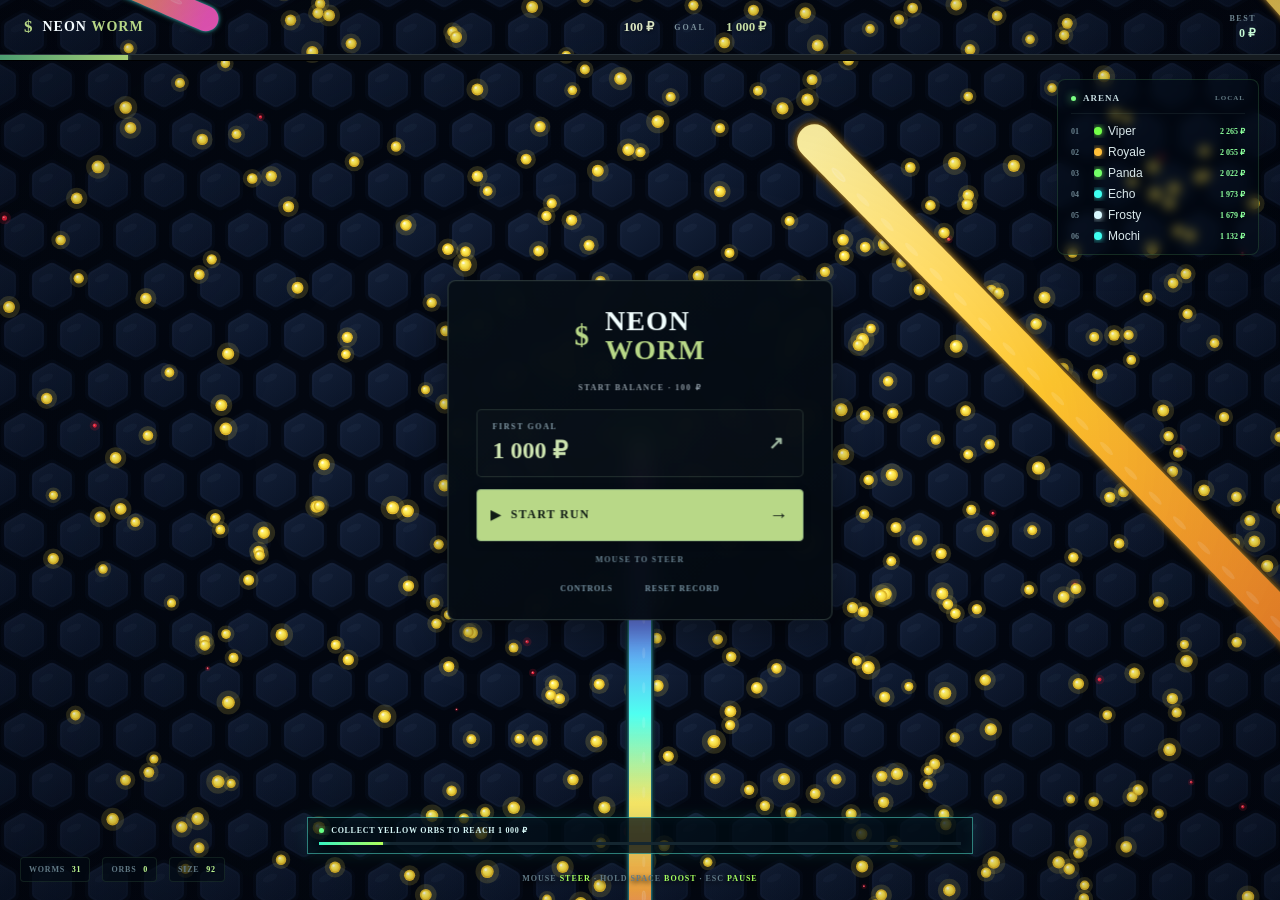
<file: neon_worm_v6_4_mobile/index.html>
<!doctype html>
<html lang="en">
<head>
<meta charset="utf-8">
<meta name="viewport" content="width=device-width, initial-scale=1, maximum-scale=1, user-scalable=no, viewport-fit=cover">
<meta name="theme-color" content="#030812">
<meta name="mobile-web-app-capable" content="yes">
<meta name="apple-mobile-web-app-capable" content="yes">
<meta name="apple-mobile-web-app-status-bar-style" content="black-translucent">
<link rel="manifest" href="manifest.webmanifest">
<link rel="icon" href="worm-icon.svg" type="image/svg+xml">
<title>Neon Worm v6.4 — Mobile Controls</title>
<link rel="stylesheet" href="style.css">
</head>
<body>
<main id="gameShell">
  <canvas id="arena" aria-label="Neon Worm game arena"></canvas>
  <div class="screen-shade"></div>

  <header class="top-hud" id="topHud">
    <div class="top-line">
      <div class="brand"><span class="brand-icon">$</span><span>NEON <b>WORM</b></span></div>
      <div class="goal-inline"><span id="cashValue">100 ₽</span><span class="goal-caption" id="goalCaption">GOAL</span><span class="target-amount" id="targetAmount">1 000 ₽</span></div>
      <div class="best-box"><small>BEST</small><b id="bestValue">0 ₽</b></div>
    </div>
    <div class="goal-track"><div class="goal-fill" id="goalFill"></div></div>
  </header>

  <aside class="leaderboard panel" id="leaderboardPanel">
    <div class="panel-label"><span class="live-dot"></span> ARENA <small>LOCAL</small></div>
    <div id="leaderboardList" class="leaderboard-list"><div class="leader-placeholder">Start a run to see the arena rankings.</div></div>
  </aside>

  <div class="task-banner hidden" id="taskBanner">EXIT WINDOW OPEN — YOU CAN LEAVE NOW</div>
  <div class="timer-box hidden" id="timerBox"><small>EXIT AVAILABLE</small><b id="timerValue">15</b><small>SECONDS LEFT</small></div>

  <section class="start-screen" id="startScreen">
    <div class="start-logo"><span class="logo-dollar">$</span><span>NEON<br><b>WORM</b></span></div>
    <p class="start-kicker">START BALANCE · 100 ₽</p>
    <div class="target-card"><div><small>FIRST GOAL</small><strong id="startTarget">1 000 ₽</strong></div><div class="target-mark">↗</div></div>
    <button class="primary-button" id="playButton"><span>▶</span> START RUN <b>→</b></button>
    <div class="start-hint">MOUSE TO STEER</div>
    <div class="secondary-actions"><button id="helpButton">CONTROLS</button><button id="resetButton">RESET RECORD</button></div>
  </section>

  <div class="bottom-hud" id="bottomHud">
    <div class="challenge-status"><div class="status-label"><span class="status-dot"></span><b id="statusText">REACH 1 000 ₽</b></div><div class="status-track"><i id="statusFill"></i></div></div>
  </div>

  <div class="quick-stats" id="quickStats"><span>WORMS <b id="wormCount">31</b></span><span>ORBS <b id="orbCount">0</b></span><span>SIZE <b id="lengthCount">67</b></span></div>
  <div class="controls-note" id="controlsNote">MOUSE <span>STEER</span> · HOLD SPACE <span>BOOST</span> · ESC <span>PAUSE</span></div>

  <div class="mobile-controls" id="mobileControls" aria-label="Mobile game controls">
    <button class="mobile-pause" id="mobilePause" type="button" aria-label="Pause game">Ⅱ</button>
    <div class="mobile-steer-hint">DRAG ANYWHERE TO STEER</div>
    <button class="mobile-boost" id="mobileBoost" type="button" aria-label="Hold to boost">BOOST <span>↑</span></button>
  </div>

  <section class="result-screen hidden" id="resultScreen">
    <div class="result-kicker" id="resultKicker">RUN OVER</div>
    <h1 id="resultTitle">1 000 ₽</h1>
    <p id="resultText">You crashed into a worm.</p>
    <button class="primary-button" id="againButton"><span>↻</span> PLAY AGAIN <b>→</b></button>
    <button class="text-button" id="homeButton">BACK TO MENU</button>
  </section>

  <div class="help-modal hidden" id="helpModal">
    <div class="help-card"><button class="close-button" id="closeHelp">×</button><h2>CONTROLS</h2>
      <p><b>1.</b> Move your mouse to steer. The worm follows your direction smoothly.</p>
      <p><b>2.</b> Eat yellow spheres to slowly raise your balance and grow longer.</p>
      <p><b>3.</b> Avoid other worms' bodies and the arena walls. A head collision ends your run.</p>
      <p><b>4.</b> Hold <b>SPACE</b> to boost. Boosting costs a little balance and leaves a few yellow spheres behind.</p>
      <p><b>5.</b> Goals open in order: <b>1 000 ₽</b>, <b>1 700 ₽</b>, then <b>3 000 ₽</b>. When a goal is reached, you have 15 seconds to cross the green exit. If time runs out, no penalty is applied and the next goal opens.</p>
      <p class="help-note">Offline local version. Bots roam, eat orbs, and can collide with each other.</p>
      <button class="primary-button" id="gotItButton">GOT IT</button>
    </div>
  </div>

  <div class="toast" id="toast"></div>
  <div class="pause-screen hidden" id="pauseScreen"><div class="pause-card"><div class="pause-title">PAUSED</div><p>Take a break, then continue.</p><button class="primary-button" id="continueButton">CONTINUE</button><button class="text-button" id="pauseHomeButton">BACK TO MENU</button></div></div>
</main>
<script src="game.js"></script>
</body>
</html>
</file>
<file: neon_worm_v6_4_mobile/style.css>
:root{--lime:#b8d887;--green:#78c985;--cyan:#7fc7c3;--ink:#030812;--panel:rgba(3,13,23,.8);--line:rgba(99,255,130,.33)}
*{box-sizing:border-box}html,body{margin:0;width:100%;height:100%;overflow:hidden;overscroll-behavior:none;-webkit-text-size-adjust:100%;user-select:none;-webkit-user-select:none;touch-action:none;background:#02050c;color:#f2ffff;font-family:Rajdhani,Arial,sans-serif}button{font:inherit;cursor:pointer;color:inherit}#gameShell{position:fixed;inset:0;width:100vw;height:100vh;height:100dvh;overflow:hidden;touch-action:none;background:#030812;border:0;box-shadow:none}#arena{position:absolute;inset:0;width:100%;height:100%;display:block;touch-action:none;pointer-events:auto}.screen-shade{position:absolute;inset:0;pointer-events:none;background:radial-gradient(ellipse at center,transparent 42%,rgba(1,3,9,.22) 100%)}
.top-hud{position:absolute;z-index:3;left:0;right:0;top:0;padding:0 0 4px;background:linear-gradient(180,rgba(2,5,12,.95),rgba(2,5,12,.63) 72%,transparent)}.top-line{height:54px;display:flex;align-items:center;gap:18px;padding:0 24px}.brand{display:flex;align-items:center;gap:9px;min-width:205px;font:900 14px Orbitron;letter-spacing:1px;color:#f3fbff}.brand b{color:#b8d887}.brand-icon{display:grid;place-items:center;width:auto;height:auto;border:0;border-radius:0;color:#b8d887;box-shadow:none;font-size:17px}.goal-inline{display:flex;align-items:center;justify-content:center;gap:20px;flex:1;font:800 13px Orbitron;color:#dae4c2;text-shadow:0 1px 3px #0008}.goal-caption{font:700 8px Orbitron;letter-spacing:2px;color:#7d939d;text-shadow:none}.target-amount{color:#c7dfa5}.best-box{min-width:95px;text-align:right}.best-box small{display:block;color:#6f8590;font:700 8px Orbitron;letter-spacing:1.5px}.best-box b{display:block;margin-top:3px;color:#c6f9d5;font:800 12px Orbitron}.goal-track{height:7px;background:#161c21;border-top:1px solid #29333a;border-bottom:1px solid #000;overflow:hidden}.goal-fill{height:100%;width:2.8%;background:linear-gradient(90deg,#4c9d71,#a6cf74);box-shadow:0 0 4px #6aa781;transition:width .12s}
.panel{position:absolute;z-index:2;top:79px;right:21px;width:202px;padding:13px 13px 11px;border:1px solid #84ff8d25;border-radius:8px;background:rgba(2,10,19,.58);box-shadow:0 9px 28px #0003;backdrop-filter:blur(5px)}.panel-label{display:flex;align-items:center;gap:7px;font:800 9px Orbitron;letter-spacing:1px;color:#c6dce1;padding-bottom:10px;border-bottom:1px solid #c7fbe911}.panel-label small{margin-left:auto;font:700 7px Orbitron;color:#637a83;letter-spacing:1px}.live-dot{width:5px;height:5px;background:#7bff83;box-shadow:0 0 8px #71ff83;border-radius:50%}.leaderboard-list{display:grid;gap:7px;padding-top:10px}.leader-row{display:grid;grid-template-columns:16px minmax(0,1fr) auto;align-items:center;gap:7px;font-size:12px;color:#d9e8eb}.leader-rank{font:700 8px Orbitron;color:#69818d}.leader-name{display:flex;align-items:center;gap:6px;min-width:0;white-space:nowrap;overflow:hidden;text-overflow:ellipsis}.leader-dot{width:8px;height:8px;flex:0 0 8px;border-radius:50%;box-shadow:0 0 6px currentColor}.leader-cash{font:700 8px Orbitron;color:#8cff9c}.leader-placeholder{font-size:12px;color:#778d98}
.start-screen,.result-screen{max-height:calc(100dvh - 28px);overflow-y:auto;overscroll-behavior:contain;position:absolute;z-index:6;left:50%;top:50%;transform:translate(-50%,-50%);width:min(385px,calc(100vw - 32px));padding:26px 28px 21px;text-align:center;border:1px solid #829d8a55;border-radius:8px;background:linear-gradient(145deg,rgba(7,15,23,.97),rgba(4,10,17,.97));box-shadow:0 12px 38px #0007;backdrop-filter:blur(9px)}.start-logo{display:flex;align-items:center;justify-content:center;gap:11px;font:900 28px/1.03 Orbitron;letter-spacing:1px;text-align:left}.start-logo b{color:#b8d887}.logo-dollar{display:grid;place-items:center;width:auto;height:auto;border:0;border-radius:0;color:#b8d887;font:800 29px Orbitron;box-shadow:none;padding-right:4px}.start-kicker{margin:18px 0 17px;color:#8d9aa4;font:600 8px Orbitron;letter-spacing:1.5px}.target-card{border:1px solid #88a98d35;background:#ffffff04;border-radius:5px;padding:12px 15px;display:flex;align-items:center;justify-content:space-between;text-align:left;margin-bottom:12px}.target-card small{display:block;color:#8198a5;font:700 8px Orbitron;letter-spacing:1.6px}.target-card strong{display:block;color:#cce3af;font:800 24px Orbitron;margin-top:5px;text-shadow:none}.target-mark{font:600 18px Arial;color:#9eb7a0;padding-right:4px}.primary-button{display:flex;align-items:center;justify-content:center;gap:9px;width:100%;border:1px solid #9abf85;border-radius:4px;padding:14px 13px;background:#b8d887;color:#101b15;font:800 12px Orbitron;letter-spacing:1.3px;box-shadow:0 2px 8px #0003;transition:filter .15s,transform .15s}.primary-button:hover{filter:brightness(1.04);transform:translateY(-1px)}.primary-button b{margin-left:auto;font-size:19px}.primary-button span{font-size:13px}.start-hint{margin-top:14px;color:#698391;font:700 8px Orbitron;letter-spacing:1.3px}.secondary-actions{display:flex;justify-content:center;gap:22px;margin-top:15px}.secondary-actions button,.text-button{border:0;background:none;color:#7894a4;font:700 8px Orbitron;letter-spacing:1px;padding:5px}.secondary-actions button:hover,.text-button:hover{color:#83ff9f}
.bottom-hud{position:absolute;z-index:2;left:24%;right:24%;bottom:46px;display:flex;justify-content:center;pointer-events:none}.challenge-status{width:100%;max-width:760px;border:1px solid #5bf5e17d;background:rgba(1,12,21,.75);box-shadow:0 0 15px #35f9e51b,inset 0 0 14px #35f9e50d;padding:8px 11px}.status-label{display:flex;align-items:center;gap:7px;color:#d6f7f7;font:800 8px Orbitron;letter-spacing:.7px;white-space:nowrap;overflow:hidden}.status-dot{flex:0 0 5px;width:5px;height:5px;background:#66ff87;border-radius:50%;box-shadow:0 0 8px #66ff87}.status-track{height:3px;margin-top:7px;background:#142630;overflow:hidden}.status-track i{display:block;width:3%;height:100%;background:linear-gradient(90deg,#37f5c3,#b2ff5a);box-shadow:0 0 9px #53ffb1;transition:width .15s}.controls-note{position:absolute;z-index:2;bottom:17px;left:50%;transform:translateX(-50%);white-space:nowrap;color:#607986;font:700 8px Orbitron;letter-spacing:1px;text-shadow:0 2px 5px #000}.controls-note span{color:#a5ff5d}.quick-stats{position:absolute;z-index:2;left:20px;bottom:18px;display:flex;gap:12px;color:#617985;font:700 8px Orbitron;letter-spacing:.8px}.quick-stats span{padding:7px 8px;background:#020a12aa;border:1px solid #94ff9a19;border-radius:4px}.quick-stats b{color:#c4ff95;margin-left:4px}
.task-banner{position:absolute;z-index:4;top:91px;left:50%;transform:translateX(-50%);width:min(370px,60vw);text-align:center;border:1px solid #65ffe9;background:rgba(4,17,26,.85);box-shadow:0 1px 8px #0005;padding:10px 13px;color:#e3ffff;font:800 11px Orbitron;letter-spacing:1.7px}.timer-box{position:absolute;z-index:4;top:50%;left:50%;transform:translate(-50%,-50%);width:84px;padding:8px 5px 7px;text-align:center;background:rgba(1,10,17,.82);border:1.5px solid #78c985;box-shadow:0 2px 10px #0006}.timer-box small{display:block;color:#9bfab0;font:700 7px Orbitron;letter-spacing:1px}.timer-box b{display:block;color:#65ff6c;font:900 26px Orbitron;margin:4px 0;text-shadow:none}
.result-screen{border-color:#829d8a55}.result-kicker{font:700 9px Orbitron;letter-spacing:2px;color:#b8d887}.result-screen h1{font:800 clamp(30px,5vw,48px) Orbitron;color:#d1e7b6;text-shadow:none;margin:15px 0}.result-screen p{color:#aec4cc;margin:0 0 22px}.result-screen .text-button{display:block;margin:10px auto 0}.pause-screen,.help-modal{position:absolute;z-index:10;inset:0;display:grid;place-items:center;background:#020710ba;padding:20px}.pause-card,.help-card{width:min(380px,calc(100vw - 35px));padding:27px;border:1px solid #829d8a55;border-radius:8px;background:#07111bf5;text-align:center;box-shadow:0 12px 38px #0008}.pause-title{font:800 25px Orbitron;color:#c1d9a2}.pause-card p{color:#8da5b3;margin:12px 0 20px}.pause-card .text-button{display:block;margin:10px auto}.help-card{text-align:left;position:relative}.help-card h2{font:800 19px Orbitron;color:#c1d9a2}.help-card p{color:#9eb4bf;font-size:15px;line-height:1.4}.help-card p b{color:#9cff72}.help-note{font-size:12px!important;color:#647f8d!important}.help-card .primary-button{margin-top:16px}.close-button{position:absolute;right:12px;top:8px;border:0;background:none;color:#8caab8;font-size:27px}.toast{position:absolute;z-index:15;left:50%;bottom:77px;transform:translate(-50%,12px);opacity:0;pointer-events:none;transition:.22s;background:#101b22;border:1px solid #708f7a99;border-radius:4px;padding:9px 15px;color:#e0e9e1;font-weight:600;font-size:13px;white-space:nowrap}.toast.show{opacity:1;transform:translate(-50%,0)}.hidden{display:none!important}
/* In-game HUD follows the reference clip: a slim cash/progress strip, no desktop panels. */
#gameShell.playing .brand,#gameShell.playing .best-box,#gameShell.playing .goal-caption,
#gameShell.playing .leaderboard,#gameShell.playing .bottom-hud,#gameShell.playing .quick-stats,
#gameShell.playing .controls-note{display:none!important}
#gameShell.playing .top-hud{padding:0;background:linear-gradient(180,rgba(2,5,12,.86),rgba(2,5,12,.25) 85%,transparent)}
#gameShell.playing .top-line{height:28px;padding:4px 22px 1px;gap:0}
#gameShell.playing .goal-inline{display:flex;flex:1;align-items:center;justify-content:space-between;width:100%;gap:12px;font:900 14px Arial,sans-serif;color:#e8f6a0;text-shadow:0 1px 4px #000,0 0 8px #69ff7750}
#gameShell.playing #cashValue{color:#d9ff83}
#gameShell.playing .target-amount{color:#efffbd;font:900 14px Arial,sans-serif}
#gameShell.playing .goal-track{height:8px;border:0;background:#0c1622;box-shadow:0 2px 6px #0008;overflow:hidden}
#gameShell.playing .goal-fill{background:linear-gradient(90deg,#10e76a,#59ff63);box-shadow:0 0 12px #5aff66}
@media(max-width:900px){.brand{min-width:0}.top-line{padding:0 12px;gap:10px}.leaderboard{right:10px;top:70px;width:170px}.bottom-hud{left:18%;right:18%}.quick-stats{left:10px;bottom:12px}.controls-note{bottom:12px;font-size:7px}.best-box{min-width:60px}.goal-inline{gap:9px}}
@media(max-width:600px){.top-line{height:47px;gap:7px}.brand{font-size:10px;gap:5px}.brand-icon{width:23px;height:23px;font-size:13px}.goal-inline{gap:6px;font-size:9px}.goal-caption{font-size:6px;letter-spacing:.8px}.best-box small{font-size:6px}.best-box b{font-size:9px}.leaderboard{width:136px;padding:9px;top:59px}.leaderboard-list{gap:5px}.leader-row{font-size:10px}.panel-label{font-size:7px}.bottom-hud{left:10px;right:10px;bottom:53px}.quick-stats{left:8px;bottom:8px;gap:4px}.quick-stats span{font-size:6px;padding:5px}.controls-note{left:auto;right:8px;transform:none;bottom:13px;font-size:6px;letter-spacing:.3px}.task-banner{top:58px;width:70vw;font-size:8px}.timer-box{width:70px}.start-screen,.result-screen{padding:21px 20px}.start-logo{font-size:24px}.start-screen .start-kicker{font-size:7px}}


/* Touch controls: enabled only on small screens or touch-first devices. */
.mobile-controls{display:none;position:absolute;z-index:8;inset:0;pointer-events:none;padding:calc(env(safe-area-inset-top) + 8px) 12px calc(env(safe-area-inset-bottom) + 12px);}
.mobile-controls button{pointer-events:auto;touch-action:none;-webkit-tap-highlight-color:transparent;border:1px solid rgba(193,230,171,.58);background:rgba(5,15,23,.72);color:#d9efc7;backdrop-filter:blur(5px);box-shadow:0 3px 12px #0005;font:800 11px Orbitron;letter-spacing:1px;}
.mobile-pause{position:absolute;right:12px;top:calc(env(safe-area-inset-top) + 47px);width:42px;height:42px;border-radius:50%;font-size:17px!important;}
.mobile-boost{position:absolute;right:20px;bottom:calc(env(safe-area-inset-bottom) + 24px);width:82px;height:82px;border-radius:50%;border:2px solid #a6d27d!important;background:rgba(120,158,79,.35)!important;color:#e7ffc6!important;box-shadow:0 0 0 5px rgba(176,218,126,.08),0 3px 16px #0008!important;}
.mobile-boost span{display:block;font-size:18px;line-height:18px;margin-top:3px;}
.mobile-boost.pressed{background:rgba(165,220,103,.72)!important;color:#07120a!important;transform:scale(.96);}
.mobile-steer-hint{position:absolute;left:12px;bottom:calc(env(safe-area-inset-bottom) + 32px);max-width:calc(100vw - 130px);color:rgba(205,225,214,.7);font:700 8px Orbitron;letter-spacing:.7px;text-shadow:0 1px 4px #000;}
@media (pointer:coarse), (max-width:760px){
  #gameShell.playing .mobile-controls{display:block;}
  #gameShell.playing .mobile-steer-hint{display:block;}
  .top-line{padding-left:max(9px,env(safe-area-inset-left));padding-right:max(9px,env(safe-area-inset-right));gap:7px;}
  .start-screen,.result-screen{width:min(385px,calc(100vw - 24px));padding:20px 19px 17px;}
  .help-card,.pause-card{max-height:calc(100dvh - 28px);overflow:auto;padding:23px 20px;}
  .leaderboard{right:max(8px,env(safe-area-inset-right));top:calc(env(safe-area-inset-top) + 60px);width:142px;padding:8px;background:rgba(2,10,19,.38);backdrop-filter:blur(3px);}
  .leaderboard-list{gap:4px;padding-top:7px;}
  .leader-row{font-size:10px;gap:4px;}
  .leader-cash{font-size:7px;}
  .task-banner{top:calc(env(safe-area-inset-top) + 59px);width:min(72vw,370px);font-size:8px;letter-spacing:.8px;padding:8px 7px;}
  .timer-box{top:43%;}
  #gameShell.playing .top-line{padding-left:max(10px,env(safe-area-inset-left));padding-right:max(10px,env(safe-area-inset-right));}
  #gameShell.playing .goal-inline{font-size:13px;gap:7px;}
  #gameShell.playing .target-amount{font-size:13px;}
}
@media (max-width:390px){
  .goal-inline{gap:5px!important;}
  #gameShell.playing .goal-inline{font-size:12px;}
  #gameShell.playing .target-amount{font-size:12px;}
  .mobile-boost{width:72px;height:72px;right:14px;bottom:calc(env(safe-area-inset-bottom) + 19px);}
  .mobile-steer-hint{font-size:7px;letter-spacing:.3px;}
  .leaderboard{width:124px;}
}
@media (orientation:landscape) and (max-height:500px) and (pointer:coarse){
  .mobile-boost{width:62px;height:62px;right:18px;bottom:calc(env(safe-area-inset-bottom) + 10px);}
  .mobile-pause{top:calc(env(safe-area-inset-top) + 35px);width:36px;height:36px;}
  .mobile-steer-hint{bottom:calc(env(safe-area-inset-bottom) + 24px);}
  .start-screen,.result-screen{padding:14px 18px;}
  .start-kicker{margin:9px 0;}
}
</file>
